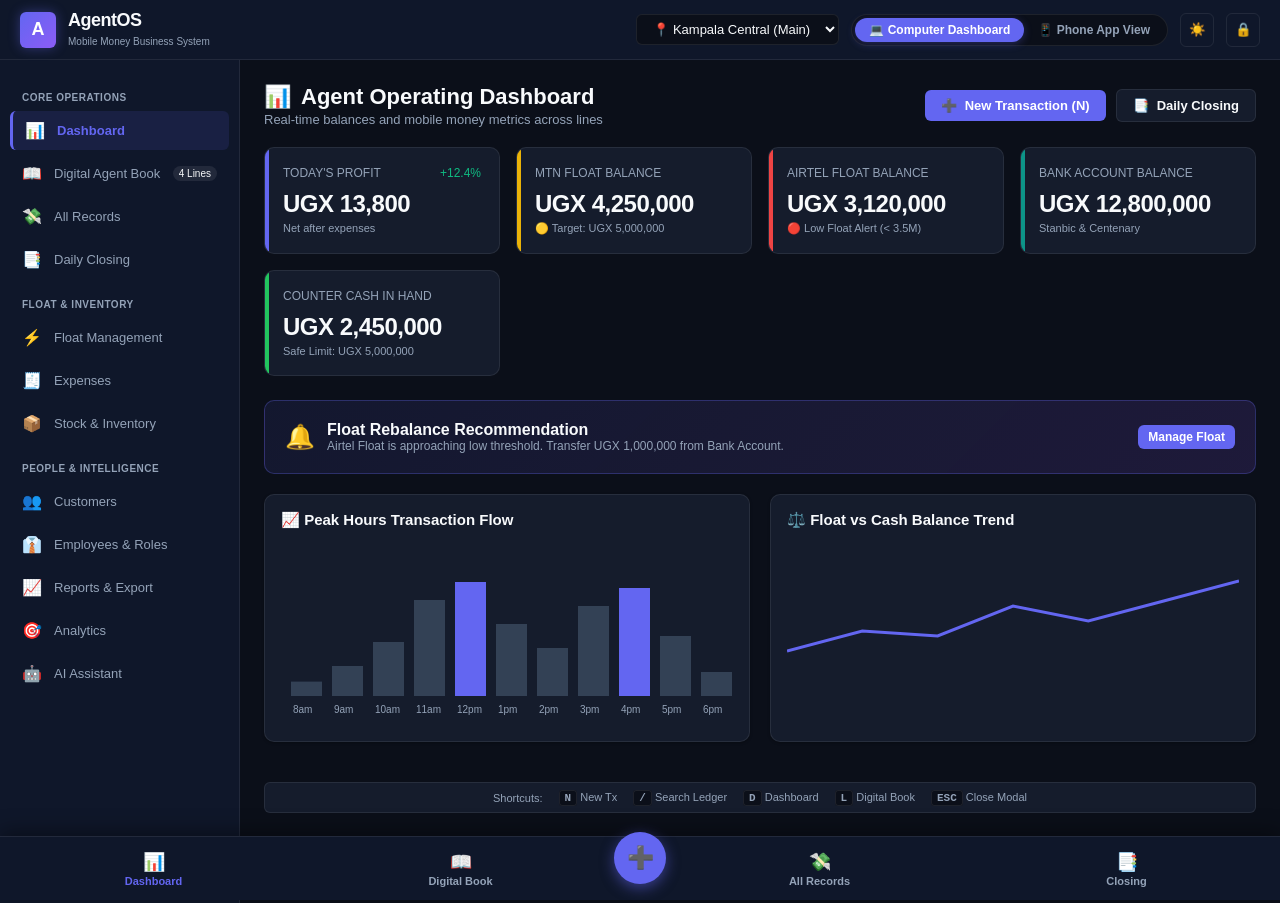
<file: index.html>
<!DOCTYPE html>
<html lang="en" data-theme="dark">
<head>
  <meta charset="UTF-8">
  <meta name="viewport" content="width=device-width, initial-scale=1.0, maximum-scale=1.0, user-scalable=no">
  <title>AgentOS — Mobile Money Agent Business Operating System</title>
  <meta name="description" content="Offline-first Mobile Money Operating System for roadside agents, SACCOs, bank agents, and super agents across Africa.">
  <meta name="theme-color" content="#0b0f19">
  <link rel="manifest" href="manifest.json">
  <link rel="stylesheet" href="style.css">
</head>
<body>

  <!-- App Header Bar -->
  <header class="app-header">
    <div class="brand-container">
      <div class="brand-logo">A</div>
      <div>
        <div style="display: flex; align-items: center; gap: 8px;">
          <span class="brand-title">AgentOS</span>
        </div>
        <span style="font-size: 10px; color: var(--text-muted);">Mobile Money Business System</span>
      </div>
    </div>

    <div class="header-controls">
      <!-- Branch Switcher -->
      <select id="branchSelect" class="branch-select" onchange="AgentOS.switchBranch(this.value)">
        <option value="Kampala Central (Main)">📍 Kampala Central (Main)</option>
        <option value="Entebbe Road Branch">📍 Entebbe Road Branch</option>
        <option value="Jinja Kiosk 01">📍 Jinja Kiosk 01</option>
      </select>

      <!-- Platform Mode Switcher Toggle (Computer vs Phone) -->
      <div class="mode-switcher">
        <button id="modeBtnComputer" class="mode-btn active" onclick="AgentOS.setPlatformMode('computer')">
          💻 Computer Dashboard
        </button>
        <button id="modeBtnPhone" class="mode-btn" onclick="AgentOS.setPlatformMode('phone')">
          📱 Phone App View
        </button>
      </div>

      <!-- Theme Switcher -->
      <button class="icon-btn" onclick="AgentOS.toggleTheme()" title="Toggle Theme">
        <span id="themeIcon">☀️</span>
      </button>

      <!-- Lock / Biometric Button -->
      <button class="icon-btn" onclick="AgentOS.lockScreen()" title="Lock App">
        🔒
      </button>
    </div>
  </header>

  <!-- Workspace Container -->
  <div class="app-workspace">
    
    <!-- Computer Layout Sidebar -->
    <aside id="desktopSidebar" class="desktop-sidebar">
      <div class="nav-group-title">Core Operations</div>
      <a class="sidebar-item active" onclick="AgentOS.navigateTo('dashboard')" id="nav-dashboard">
        <span class="icon">📊</span> Dashboard
      </a>
      <a class="sidebar-item" onclick="AgentOS.navigateTo('ledgers')" id="nav-ledgers">
        <span class="icon">📖</span> Digital Agent Book <span class="count-pill" id="nav-line-count">4 Lines</span>
      </a>
      <a class="sidebar-item" onclick="AgentOS.navigateTo('transactions')" id="nav-transactions">
        <span class="icon">💸</span> All Records
      </a>
      <a class="sidebar-item" onclick="AgentOS.navigateTo('closing')" id="nav-closing">
        <span class="icon">📑</span> Daily Closing
      </a>

      <div class="nav-group-title">Float & Inventory</div>
      <a class="sidebar-item" onclick="AgentOS.navigateTo('float')" id="nav-float">
        <span class="icon">⚡</span> Float Management
      </a>
      <a class="sidebar-item" onclick="AgentOS.navigateTo('expenses')" id="nav-expenses">
        <span class="icon">🧾</span> Expenses
      </a>
      <a class="sidebar-item" onclick="AgentOS.navigateTo('inventory')" id="nav-inventory">
        <span class="icon">📦</span> Stock & Inventory
      </a>

      <div class="nav-group-title">People & Intelligence</div>
      <a class="sidebar-item" onclick="AgentOS.navigateTo('customers')" id="nav-customers">
        <span class="icon">👥</span> Customers
      </a>
      <a class="sidebar-item" onclick="AgentOS.navigateTo('employees')" id="nav-employees">
        <span class="icon">👔</span> Employees & Roles
      </a>
      <a class="sidebar-item" onclick="AgentOS.navigateTo('reports')" id="nav-reports">
        <span class="icon">📈</span> Reports & Export
      </a>
      <a class="sidebar-item" onclick="AgentOS.navigateTo('analytics')" id="nav-analytics">
        <span class="icon">🎯</span> Analytics
      </a>
      <a class="sidebar-item" onclick="AgentOS.navigateTo('ai')" id="nav-ai">
        <span class="icon">🤖</span> AI Assistant
      </a>
    </aside>

    <!-- Main Content Panel -->
    <main class="main-content">

      <!-- SECTION 1: DASHBOARD -->
      <section id="sec-dashboard" class="content-section">
        <div class="section-header">
          <div>
            <h1 class="section-title"><span>📊</span> Agent Operating Dashboard</h1>
            <p class="section-subtitle" id="dash-subtitle">Real-time balances and mobile money metrics across lines</p>
          </div>
          <div class="action-bar">
            <button class="btn btn-primary" onclick="AgentOS.openNewTxModal()">
              <span>➕</span> New Transaction (N)
            </button>
            <button class="btn btn-secondary" onclick="AgentOS.openDailyClosingModal()">
              <span>📑</span> Daily Closing
            </button>
          </div>
        </div>

        <!-- Metrics Grid -->
        <div class="metrics-grid">
          <div class="metric-card card-primary">
            <span class="metric-label">TODAY'S PROFIT <span style="color: var(--success)">+12.4%</span></span>
            <div class="metric-value" id="m-profit">UGX 145,500</div>
            <span class="metric-subtext">Net after expenses</span>
          </div>
          <div class="metric-card card-mtn">
            <span class="metric-label">MTN FLOAT BALANCE</span>
            <div class="metric-value" id="m-mtn-float">UGX 4,250,000</div>
            <span class="metric-subtext" id="m-mtn-status">🟡 Target: UGX 5,000,000</span>
          </div>
          <div class="metric-card card-airtel">
            <span class="metric-label">AIRTEL FLOAT BALANCE</span>
            <div class="metric-value" id="m-airtel-float">UGX 3,120,000</div>
            <span class="metric-subtext">🔴 Low Float Alert (&lt; 3.5M)</span>
          </div>
          <div class="metric-card card-bank">
            <span class="metric-label">BANK ACCOUNT BALANCE</span>
            <div class="metric-value" id="m-bank-balance">UGX 12,800,000</div>
            <span class="metric-subtext">Stanbic & Centenary</span>
          </div>
          <div class="metric-card card-cash">
            <span class="metric-label">COUNTER CASH IN HAND</span>
            <div class="metric-value" id="m-cash-balance">UGX 2,450,000</div>
            <span class="metric-subtext">Safe Limit: UGX 5,000,000</span>
          </div>
        </div>

        <!-- Quick Alert Bar -->
        <div id="alertBox" class="ai-assistant-card" style="margin-bottom: 20px; display: flex; align-items: center; justify-content: space-between;">
          <div style="display: flex; align-items: center; gap: 12px;">
            <span style="font-size: 24px;">🔔</span>
            <div>
              <strong id="alertTitle">Float Rebalance Recommendation</strong>
              <div style="font-size: 12px; color: var(--text-muted);" id="alertMsg">Airtel Float is approaching low threshold. Transfer UGX 1,000,000 from Bank Account.</div>
            </div>
          </div>
          <button class="btn btn-sm btn-primary" onclick="AgentOS.navigateTo('float')">Manage Float</button>
        </div>

        <!-- Live Visual Charts Canvas Grid -->
        <div style="display: grid; grid-template-columns: repeat(auto-fit, minmax(360px, 1fr)); gap: 20px;">
          <div class="table-container" style="padding: 16px;">
            <h3 style="font-size: 15px; margin-bottom: 12px;">📈 Peak Hours Transaction Flow</h3>
            <canvas id="chartPeakHours" height="180"></canvas>
          </div>
          <div class="table-container" style="padding: 16px;">
            <h3 style="font-size: 15px; margin-bottom: 12px;">⚖️ Float vs Cash Balance Trend</h3>
            <canvas id="chartFloatCash" height="180"></canvas>
          </div>
        </div>
      </section>

      <!-- SECTION 2: DIGITAL AGENT BOOK & DYNAMIC LINE LEDGERS -->
      <section id="sec-ledgers" class="content-section" style="display: none;">
        <div class="section-header">
          <div>
            <h1 class="section-title"><span>📖</span> Digital Agent Book Ledgers</h1>
            <p class="section-subtitle">Data-driven line tables: Each Mobile Money line gets its own separate running ledger</p>
          </div>
          <div class="action-bar">
            <button class="btn btn-secondary" onclick="AgentOS.openNewCustomLineModal()">
              <span>➕</span> Add Custom Line / Network
            </button>
            <button class="btn btn-primary" onclick="AgentOS.exportCurrentLedgerCSV()">
              <span>📥</span> Export Table CSV
            </button>
          </div>
        </div>

        <!-- Dynamic Ledger Line Tabs -->
        <div class="ledger-tabs-container">
          <div class="ledger-tabs" id="ledgerTabsNav">
            <!-- Rendered dynamically: All Lines, MTN, Airtel, Bank, Cash, etc. -->
          </div>
          <div style="font-size: 12px; color: var(--text-muted);">
            Active Line Balance: <strong id="activeLineBalance" style="color: var(--primary-accent)">UGX 0</strong>
          </div>
        </div>

        <!-- Dynamic Ledger Table -->
        <div class="table-container">
          <div class="table-toolbar">
            <div class="search-box">
              <span class="search-icon">🔍</span>
              <input type="text" id="ledgerSearchInput" placeholder="Search line ledger (Press '/' key)..." onkeyup="AgentOS.filterLedgerTable()">
            </div>
            <div style="display: flex; gap: 8px;">
              <select id="ledgerTypeFilter" class="form-select" style="width: auto; padding: 6px 10px;" onchange="AgentOS.filterLedgerTable()">
                <option value="ALL">All Transaction Types</option>
                <option value="DEPOSIT">Deposits Only</option>
                <option value="WITHDRAWAL">Withdrawals Only</option>
                <option value="AIRTIME">Airtime & Bundles</option>
                <option value="FLOAT">Float Transfers</option>
              </select>
            </div>
          </div>

          <table class="data-table" id="ledgerTable">
            <thead>
              <tr>
                <th onclick="AgentOS.sortLedger('txNo')">Tx # ↕</th>
                <th onclick="AgentOS.sortLedger('datetime')">Date & Time ↕</th>
                <th onclick="AgentOS.sortLedger('customer')">Customer Name & Phone ↕</th>
                <th onclick="AgentOS.sortLedger('type')">Type ↕</th>
                <th onclick="AgentOS.sortLedger('line')">Line/Network ↕</th>
                <th onclick="AgentOS.sortLedger('deposit')">Deposit (IN) ↕</th>
                <th onclick="AgentOS.sortLedger('withdrawal')">Withdrawal (OUT) ↕</th>
                <th onclick="AgentOS.sortLedger('commission')">Commission ↕</th>
                <th onclick="AgentOS.sortLedger('cashBal')">Running Cash ↕</th>
                <th onclick="AgentOS.sortLedger('floatBal')">Running Float ↕</th>
                <th>Action</th>
              </tr>
            </thead>
            <tbody id="ledgerTableBody">
              <!-- Rendered via JS -->
            </tbody>
          </table>
        </div>
      </section>

      <!-- SECTION 3: TRANSACTIONS LIST (ALL RECORDS) -->
      <section id="sec-transactions" class="content-section" style="display: none;">
        <div class="section-header">
          <div>
            <h1 class="section-title"><span>💸</span> All Transaction Records</h1>
            <p class="section-subtitle">Complete chronological register of every transaction across all networks</p>
          </div>
          <div class="action-bar">
            <button class="btn btn-secondary" onclick="AgentOS.exportCurrentLedgerCSV()"><span>📥</span> Export CSV</button>
            <button class="btn btn-primary" onclick="AgentOS.openNewTxModal()"><span>➕</span> Record New Transaction</button>
          </div>
        </div>

        <!-- Master Transaction Stats Summary Bar -->
        <div class="metrics-grid" style="grid-template-columns: repeat(auto-fit, minmax(180px, 1fr)); margin-bottom: 16px;">
          <div class="metric-card" style="padding: 12px;">
            <span class="metric-label">TOTAL TRANSACTION RECORDS</span>
            <div class="metric-value" id="txSummaryCount" style="font-size: 20px;">0</div>
          </div>
          <div class="metric-card" style="padding: 12px;">
            <span class="metric-label">TOTAL VOLUME</span>
            <div class="metric-value" id="txSummaryVolume" style="font-size: 20px; color: var(--primary-accent);">UGX 0</div>
          </div>
          <div class="metric-card" style="padding: 12px;">
            <span class="metric-label">TOTAL COMMISSIONS EARNED</span>
            <div class="metric-value" id="txSummaryCommission" style="font-size: 20px; color: var(--success);">UGX 0</div>
          </div>
        </div>

        <div class="table-container">
          <div class="table-toolbar">
            <div class="search-box" style="width: 320px;">
              <span class="search-icon">🔍</span>
              <input type="text" id="masterSearchInput" placeholder="Filter all records by customer, phone, ref..." onkeyup="AgentOS.filterMasterTxTable()">
            </div>
          </div>

          <table class="data-table">
            <thead>
              <tr>
                <th>Tx Ref</th>
                <th>Time</th>
                <th>Customer Name & Phone</th>
                <th>Network Line</th>
                <th>Type</th>
                <th>Amount</th>
                <th>Commission</th>
                <th>Agent</th>
                <th>Status</th>
                <th>Receipt</th>
              </tr>
            </thead>
            <tbody id="txMasterTableBody">
              <!-- JS rendered -->
            </tbody>
          </table>
        </div>
      </section>

      <!-- SECTION 4: DAILY CLOSING WIZARD -->
      <section id="sec-closing" class="content-section" style="display: none;">
        <div class="section-header">
          <div>
            <h1 class="section-title"><span>📑</span> Daily Closing & Reconciliation</h1>
            <p class="section-subtitle">Formal end-of-day register balancing and profit calculations</p>
          </div>
          <button class="btn btn-success" onclick="AgentOS.openDailyClosingModal()"><span>📝</span> Start Daily Reconciliation</button>
        </div>

        <div class="table-container" style="padding: 20px;">
          <h3 style="margin-bottom: 14px;">Recent Daily Closing Reports</h3>
          <table class="data-table">
            <thead>
              <tr>
                <th>Date</th>
                <th>Branch</th>
                <th>Expected Cash</th>
                <th>Actual Cash</th>
                <th>Cash Difference</th>
                <th>Expected Float</th>
                <th>Actual Float</th>
                <th>Net Profit</th>
                <th>Closed By</th>
                <th>Report</th>
              </tr>
            </thead>
            <tbody id="dailyClosingHistoryBody">
              <!-- JS rendered -->
            </tbody>
          </table>
        </div>
      </section>

      <!-- SECTION 5: FLOAT MANAGEMENT -->
      <section id="sec-float" class="content-section" style="display: none;">
        <div class="section-header">
          <div>
            <h1 class="section-title"><span>⚡</span> Float Management & Rebalancing</h1>
            <p class="section-subtitle">Monitor float limits, transfer liquidity between accounts & record float purchases</p>
          </div>
          <button class="btn btn-primary" onclick="AgentOS.openFloatTransferModal()"><span>🔄</span> Inter-Line Float Transfer</button>
        </div>
        <div class="metrics-grid" id="floatMetricsGrid">
          <!-- Rendered dynamically -->
        </div>
      </section>

      <!-- SECTION 6: EXPENSES -->
      <section id="sec-expenses" class="content-section" style="display: none;">
        <div class="section-header">
          <div>
            <h1 class="section-title"><span>🧾</span> Business Operating Expenses</h1>
            <p class="section-subtitle">Track rent, power, airtime, salaries, transport, and bank charges</p>
          </div>
          <button class="btn btn-primary" onclick="AgentOS.openNewExpenseModal()"><span>➕</span> Log New Expense</button>
        </div>
        <div class="table-container">
          <table class="data-table">
            <thead>
              <tr>
                <th>Date</th>
                <th>Category</th>
                <th>Description</th>
                <th>Amount</th>
                <th>Logged By</th>
                <th>Branch</th>
              </tr>
            </thead>
            <tbody id="expensesTableBody">
              <!-- JS rendered -->
            </tbody>
          </table>
        </div>
      </section>

      <!-- SECTION 7: INVENTORY -->
      <section id="sec-inventory" class="content-section" style="display: none;">
        <div class="section-header">
          <div>
            <h1 class="section-title"><span>📦</span> Accessories & SIM Card Inventory</h1>
            <p class="section-subtitle">Stock levels for SIM cards, scratch cards, phones, power banks, earphones</p>
          </div>
          <button class="btn btn-primary" onclick="AgentOS.openNewItemModal()"><span>➕</span> Add Inventory Item</button>
        </div>
        <div class="table-container">
          <table class="data-table">
            <thead>
              <tr>
                <th>Item Code</th>
                <th>Item Name</th>
                <th>Category</th>
                <th>Stock Level</th>
                <th>Unit Price</th>
                <th>Supplier</th>
                <th>Status</th>
              </tr>
            </thead>
            <tbody id="inventoryTableBody">
              <!-- JS rendered -->
            </tbody>
          </table>
        </div>
      </section>

      <!-- SECTION 8: CUSTOMERS -->
      <section id="sec-customers" class="content-section" style="display: none;">
        <div class="section-header">
          <div>
            <h1 class="section-title"><span>👥</span> Customer Directory & Loyalty</h1>
            <p class="section-subtitle">Repeat customer history, total volume, and VIP loyalty status</p>
          </div>
        </div>
        <div class="table-container">
          <table class="data-table">
            <thead>
              <tr>
                <th>Customer Name</th>
                <th>Phone Number</th>
                <th>Total Tx Count</th>
                <th>Total Volume</th>
                <th>Loyalty Rank</th>
                <th>Last Active</th>
              </tr>
            </thead>
            <tbody id="customerTableBody">
              <!-- JS rendered -->
            </tbody>
          </table>
        </div>
      </section>

      <!-- SECTION 9: EMPLOYEES & SECURITY -->
      <section id="sec-employees" class="content-section" style="display: none;">
        <div class="section-header">
          <div>
            <h1 class="section-title"><span>👔</span> Staff & Role-Based Permissions</h1>
            <p class="section-subtitle">Manager, Cashier, Accountant access rights & security PIN configurations</p>
          </div>
        </div>
        <div class="table-container">
          <table class="data-table">
            <thead>
              <tr>
                <th>Employee Name</th>
                <th>Role</th>
                <th>Branch</th>
                <th>PIN Code Status</th>
                <th>Biometric Enrolled</th>
                <th>Last Active</th>
              </tr>
            </thead>
            <tbody id="employeeTableBody">
              <!-- JS rendered -->
            </tbody>
          </table>
        </div>
      </section>

      <!-- SECTION 10: REPORTS & EXPORTS -->
      <section id="sec-reports" class="content-section" style="display: none;">
        <div class="section-header">
          <div>
            <h1 class="section-title"><span>📈</span> Executive Financial Reports & Export</h1>
            <p class="section-subtitle">Generate official accounting reports for bank reconciliation & tax filing</p>
          </div>
        </div>
        <div style="display: grid; grid-template-columns: repeat(auto-fit, minmax(280px, 1fr)); gap: 16px;">
          <div class="metric-card">
            <h3>📑 Daily Financial Summary</h3>
            <p style="font-size: 12px; color: var(--text-muted); margin: 8px 0 16px 0;">Complete line breakdown, commissions, and expenses for today.</p>
            <div style="display: flex; gap: 8px;">
              <button class="btn btn-sm btn-primary" onclick="AgentOS.generateReport('PDF')">Export PDF</button>
              <button class="btn btn-sm btn-secondary" onclick="AgentOS.generateReport('EXCEL')">Export Excel</button>
            </div>
          </div>
          <div class="metric-card">
            <h3>📊 Monthly Profit & Commission Report</h3>
            <p style="font-size: 12px; color: var(--text-muted); margin: 8px 0 16px 0;">Detailed revenue report filtered by mobile money network line.</p>
            <div style="display: flex; gap: 8px;">
              <button class="btn btn-sm btn-primary" onclick="AgentOS.generateReport('PDF')">Export PDF</button>
              <button class="btn btn-sm btn-secondary" onclick="AgentOS.generateReport('EXCEL')">Export Excel</button>
            </div>
          </div>
        </div>
      </section>

      <!-- SECTION 11: ANALYTICS -->
      <section id="sec-analytics" class="content-section" style="display: none;">
        <div class="section-header">
          <div>
            <h1 class="section-title"><span>🎯</span> Deep Business Analytics</h1>
            <p class="section-subtitle">Peak hours, highest revenue days, line popularity</p>
          </div>
        </div>
        <div class="table-container" style="padding: 20px;">
          <h3>Revenue by Mobile Money Network Line</h3>
          <canvas id="chartLineBreakdown" height="220"></canvas>
        </div>
      </section>

      <!-- SECTION 12: AI ASSISTANT -->
      <section id="sec-ai" class="content-section" style="display: none;">
        <div class="section-header">
          <div>
            <h1 class="section-title"><span>🤖</span> AgentOS Intelligence Assistant</h1>
            <p class="section-subtitle">Automated float forecasts, anomaly detection & financial advice</p>
          </div>
        </div>

        <div class="ai-assistant-card">
          <div style="display: flex; align-items: center; gap: 10px; margin-bottom: 12px;">
            <span style="font-size: 24px;">🤖</span>
            <div>
              <strong style="font-size: 16px;">AgentOS Business Copilot</strong>
              <div style="font-size: 12px; color: var(--text-muted);">Ask questions about float, profit, customers, or closing discrepancies</div>
            </div>
          </div>

          <div class="ai-chat-box" id="aiChatBox">
            <div class="ai-msg bot">
              👋 Hello! I am your AgentOS Assistant. I monitor your MTN/Airtel float levels and daily profit trends. How can I help you today?
            </div>
          </div>

          <div style="display: flex; gap: 8px; margin-bottom: 12px; flex-wrap: wrap;">
            <button class="btn btn-sm btn-secondary" onclick="AgentOS.sendAIPrompt('Predict my Friday float needs')">🔮 Predict Float Requirement</button>
            <button class="btn btn-sm btn-secondary" onclick="AgentOS.sendAIPrompt('Check suspicious transactions')">🚨 Anomaly Check</button>
            <button class="btn btn-sm btn-secondary" onclick="AgentOS.sendAIPrompt('Generate today financial summary')">📝 Financial Summary</button>
          </div>

          <div style="display: flex; gap: 8px;">
            <input type="text" id="aiInput" class="form-input" placeholder="Type a message or command..." onkeydown="if(event.key==='Enter') AgentOS.submitAIChat()">
            <button class="btn btn-primary" onclick="AgentOS.submitAIChat()">Send</button>
          </div>
        </div>
      </section>

      <!-- SECTION 13: PHONE SIMULATOR VIEW (Phone App Experience) -->
      <section id="sec-phone-view" class="content-section" style="display: none;">
        <div class="section-header">
          <div>
            <h1 class="section-title"><span>📱</span> AgentOS Phone App Experience</h1>
            <p class="section-subtitle">Primary counter experience: 30-second rapid entry, offline queue, touch targets</p>
          </div>
        </div>

        <!-- Phone Mockup Container -->
        <div class="phone-simulator-frame">
          <div class="phone-screen">
            <div class="phone-notch">
              <div class="phone-speaker"></div>
              <div class="phone-camera"></div>
            </div>

            <!-- Phone Top Header -->
            <div class="phone-header">
              <div style="display: flex; align-items: center; gap: 8px;">
                <div class="brand-logo" style="width: 26px; height: 26px; font-size: 14px;">A</div>
                <strong style="font-size: 14px;">AgentOS Mobile</strong>
              </div>
            </div>

            <!-- Phone Body Screen -->
            <div class="phone-body" id="phoneBodyContent">

              <!-- Rapid 30s Entry Card -->
              <div class="quick-entry-container">
                <div style="display: flex; justify-content: space-between; align-items: center; margin-bottom: 8px;">
                  <span style="font-size: 12px; font-weight: 700;">⚡ RAPID 30-SEC ENTRY</span>
                  <button class="btn btn-sm btn-secondary" onclick="AgentOS.simVoiceToText()" title="Voice Entry">🎤 Voice</button>
                </div>

                <div class="form-group" style="margin-bottom: 8px;">
                  <select id="phoneLineSelect" class="form-select" style="font-weight: 700;">
                    <option value="MTN">🟡 MTN Mobile Money</option>
                    <option value="AIRTEL">🔴 Airtel Money</option>
                    <option value="BANK">🏦 Bank Deposit/Withdrawal</option>
                  </select>
                </div>

                <div class="form-row" style="margin-bottom: 8px;">
                  <select id="phoneTxType" class="form-select">
                    <option value="DEPOSIT">📥 Deposit (Cash In)</option>
                    <option value="WITHDRAWAL">📤 Withdrawal (Cash Out)</option>
                    <option value="AIRTIME">📲 Airtime & Bundles</option>
                  </select>
                  <input type="text" id="phoneCustomerPhone" class="form-input" placeholder="Customer Phone">
                </div>

                <!-- Touch Keypad Display -->
                <div class="numpad-display" id="phoneNumpadDisplay">0</div>

                <!-- Touch Numeric Keypad -->
                <div class="numpad-grid">
                  <button class="numpad-btn" onclick="AgentOS.pressKey('1')">1</button>
                  <button class="numpad-btn" onclick="AgentOS.pressKey('2')">2</button>
                  <button class="numpad-btn" onclick="AgentOS.pressKey('3')">3</button>
                  <button class="numpad-btn" onclick="AgentOS.pressKey('4')">4</button>
                  <button class="numpad-btn" onclick="AgentOS.pressKey('5')">5</button>
                  <button class="numpad-btn" onclick="AgentOS.pressKey('6')">6</button>
                  <button class="numpad-btn" onclick="AgentOS.pressKey('7')">7</button>
                  <button class="numpad-btn" onclick="AgentOS.pressKey('8')">8</button>
                  <button class="numpad-btn" onclick="AgentOS.pressKey('9')">9</button>
                  <button class="numpad-btn" onclick="AgentOS.pressKey('C')" style="color: var(--danger)">C</button>
                  <button class="numpad-btn" onclick="AgentOS.pressKey('0')">0</button>
                  <button class="numpad-btn" onclick="AgentOS.pressKey('00')">00</button>
                </div>

                <button class="btn btn-success btn-lg" style="width: 100%; margin-top: 12px;" onclick="AgentOS.submitPhoneQuickTx()">
                  ⚡ CONFIRM & PRINT RECEIPT
                </button>
              </div>

              <!-- Recent Counter Activity -->
              <div style="font-size: 12px; font-weight: 700; color: var(--text-muted); margin-bottom: 8px;">
                RECENT COUNTER TRANSACTIONS
              </div>
              <div id="phoneRecentList">
                <!-- JS rendered -->
              </div>
            </div>

            <!-- Phone Bottom Touch Nav -->
            <div class="phone-nav-bar">
              <button class="phone-nav-item active" onclick="AgentOS.phoneNav('entry')">
                <span class="icon">⚡</span> Entry
              </button>
              <button class="phone-nav-item" onclick="AgentOS.phoneNav('ledger')">
                <span class="icon">📖</span> Ledger
              </button>
              <button class="phone-nav-item" onclick="AgentOS.phoneNav('receipts')">
                <span class="icon">🧾</span> Receipts
              </button>
              <button class="phone-nav-item" onclick="AgentOS.phoneNav('profile')">
                <span class="icon">👤</span> Profile
              </button>
            </div>
          </div>
        </div>
      </section>

      <!-- Keyboard Hints Footer -->
      <footer class="keyboard-hints">
        <span>Shortcuts:</span>
        <span><span class="kbd">N</span> New Tx</span>
        <span><span class="kbd">/</span> Search Ledger</span>
        <span><span class="kbd">D</span> Dashboard</span>
        <span><span class="kbd">L</span> Digital Book</span>
        <span><span class="kbd">ESC</span> Close Modal</span>
      </footer>

    </main>
  </div>

  <!-- FIXED BOTTOM NAVIGATION BAR -->
  <nav class="app-bottom-nav">
    <button class="bottom-nav-item active" id="bnav-dashboard" onclick="AgentOS.navigateTo('dashboard')">
      <span class="icon">📊</span>
      <span>Dashboard</span>
    </button>
    <button class="bottom-nav-item" id="bnav-ledgers" onclick="AgentOS.navigateTo('ledgers')">
      <span class="icon">📖</span>
      <span>Digital Book</span>
    </button>
    <button class="bottom-nav-item nav-action-btn" onclick="AgentOS.openNewTxModal()" title="Record New Transaction">
      <span class="icon">➕</span>
    </button>
    <button class="bottom-nav-item" id="bnav-transactions" onclick="AgentOS.navigateTo('transactions')">
      <span class="icon">💸</span>
      <span>All Records</span>
    </button>
    <button class="bottom-nav-item" id="bnav-closing" onclick="AgentOS.navigateTo('closing')">
      <span class="icon">📑</span>
      <span>Closing</span>
    </button>
  </nav>

  <!-- MODAL 1: NEW TRANSACTION MODAL -->
  <div id="modalNewTx" class="modal-overlay">
    <div class="modal-box">
      <div class="modal-header">
        <h2 class="modal-title">💸 Record New Transaction</h2>
        <button class="icon-btn" onclick="AgentOS.closeModal('modalNewTx')">✕</button>
      </div>
      <form onsubmit="event.preventDefault(); AgentOS.submitNewTx();">
        <div class="form-row">
          <div class="form-group">
            <label class="form-label">Network / Account Line</label>
            <select id="txFormLine" class="form-select" required>
              <!-- JS rendered lines -->
            </select>
          </div>
          <div class="form-group">
            <label class="form-label">Transaction Type</label>
            <select id="txFormType" class="form-select" required onchange="AgentOS.updateTxFormFields()">
              <option value="DEPOSIT">Cash Deposit (Cash In)</option>
              <option value="WITHDRAWAL">Cash Withdrawal (Cash Out)</option>
              <option value="AIRTIME">Airtime Sale</option>
              <option value="BUNDLE">Data Bundle Sale</option>
              <option value="UTILITY">Utility / Bill Payment</option>
              <option value="SCHOOL">School Fees</option>
              <option value="FLOAT_BUY">Float Purchase</option>
            </select>
          </div>
        </div>

        <div class="form-row">
          <div class="form-group">
            <label class="form-label">Amount (UGX)</label>
            <input type="number" id="txFormAmount" class="form-input" placeholder="e.g. 50000" required onkeyup="AgentOS.calcTxCommission()">
          </div>
          <div class="form-group">
            <label class="form-label">Estimated Commission (UGX)</label>
            <input type="number" id="txFormCommission" class="form-input" placeholder="0">
          </div>
        </div>

        <div class="form-row">
          <div class="form-group">
            <label class="form-label">Customer Name</label>
            <input type="text" id="txFormCustomer" class="form-input" placeholder="John Doe">
          </div>
          <div class="form-group">
            <label class="form-label">Customer Phone</label>
            <input type="text" id="txFormPhone" class="form-input" placeholder="0771234567">
          </div>
        </div>

        <div class="form-group">
          <label class="form-label">Transaction Reference / ID (Optional)</label>
          <input type="text" id="txFormRef" class="form-input" placeholder="e.g. 1928374652">
        </div>

        <div class="form-group">
          <label class="form-label">Agent Notes</label>
          <textarea id="txFormNotes" class="form-textarea" rows="2" placeholder="Optional notes..."></textarea>
        </div>

        <div style="display: flex; gap: 10px; justify-content: flex-end; margin-top: 20px;">
          <button type="button" class="btn btn-secondary" onclick="AgentOS.closeModal('modalNewTx')">Cancel</button>
          <button type="submit" class="btn btn-primary">Save & Print Receipt</button>
        </div>
      </form>
    </div>
  </div>

  <!-- MODAL 2: ADD DYNAMIC CUSTOM LINE MODAL -->
  <div id="modalCustomLine" class="modal-overlay">
    <div class="modal-box">
      <div class="modal-header">
        <h2 class="modal-title">➕ Add New Line / Network</h2>
        <button class="icon-btn" onclick="AgentOS.closeModal('modalCustomLine')">✕</button>
      </div>
      <form onsubmit="event.preventDefault(); AgentOS.submitCustomLine();">
        <div class="form-group">
          <label class="form-label">Line Name (e.g., M-Pesa, Zamtel, SACCO Vault)</label>
          <input type="text" id="customLineName" class="form-input" placeholder="Line Name" required>
        </div>
        <div class="form-row">
          <div class="form-group">
            <label class="form-label">Initial Float Balance (UGX)</label>
            <input type="number" id="customLineFloat" class="form-input" value="0" required>
          </div>
          <div class="form-group">
            <label class="form-label">Theme Color Accent</label>
            <select id="customLineColor" class="form-select">
              <option value="#6366f1">Indigo</option>
              <option value="#a855f7">Purple</option>
              <option value="#ec4899">Pink</option>
              <option value="#f97316">Orange</option>
              <option value="#06b6d4">Cyan</option>
            </select>
          </div>
        </div>
        <div style="display: flex; gap: 10px; justify-content: flex-end; margin-top: 20px;">
          <button type="button" class="btn btn-secondary" onclick="AgentOS.closeModal('modalCustomLine')">Cancel</button>
          <button type="submit" class="btn btn-primary">Create Line Table</button>
        </div>
      </form>
    </div>
  </div>

  <!-- MODAL 3: DAILY CLOSING WIZARD MODAL -->
  <div id="modalClosingWizard" class="modal-overlay">
    <div class="modal-box">
      <div class="modal-header">
        <h2 class="modal-title">📑 Daily Register Reconciliation Wizard</h2>
        <button class="icon-btn" onclick="AgentOS.closeModal('modalClosingWizard')">✕</button>
      </div>
      <form onsubmit="event.preventDefault(); AgentOS.submitDailyClosing();">
        <p style="font-size: 12px; color: var(--text-muted); margin-bottom: 16px;">
          Count the physical cash in your safe and verify your network float balances to calculate today's net profit and detect any variances.
        </p>

        <div class="form-row">
          <div class="form-group">
            <label class="form-label">Expected Physical Cash</label>
            <input type="number" id="closeExpectedCash" class="form-input" readonly>
          </div>
          <div class="form-group">
            <label class="form-label">Actual Physical Cash Counted</label>
            <input type="number" id="closeActualCash" class="form-input" placeholder="Counted Cash" required onkeyup="AgentOS.calcClosingVariance()">
          </div>
        </div>

        <div class="form-row">
          <div class="form-group">
            <label class="form-label">Cash Variance / Difference</label>
            <input type="text" id="closeCashDiff" class="form-input" readonly style="font-weight: bold;">
          </div>
          <div class="form-group">
            <label class="form-label">Total Commission Today</label>
            <input type="text" id="closeTotalCommission" class="form-input" readonly style="color: var(--success); font-weight: bold;">
          </div>
        </div>

        <div class="form-group">
          <label class="form-label">Closing Notes & Observations</label>
          <textarea id="closeNotes" class="form-textarea" rows="2" placeholder="e.g., Shortage of 5k explained by late float purchase..."></textarea>
        </div>

        <div style="display: flex; gap: 10px; justify-content: flex-end; margin-top: 20px;">
          <button type="button" class="btn btn-secondary" onclick="AgentOS.closeModal('modalClosingWizard')">Cancel</button>
          <button type="submit" class="btn btn-success">Finalize & Generate Daily Report</button>
        </div>
      </form>
    </div>
  </div>

  <!-- MODAL 4: RECEIPT GENERATOR & PRINT MODAL -->
  <div id="modalReceipt" class="modal-overlay">
    <div class="modal-box" style="max-width: 440px;">
      <div class="modal-header">
        <h2 class="modal-title">🧾 Transaction Receipt</h2>
        <button class="icon-btn" onclick="AgentOS.closeModal('modalReceipt')">✕</button>
      </div>

      <div style="display: flex; gap: 8px; margin-bottom: 14px; justify-content: center;">
        <button id="btnFormatThermal" class="btn btn-sm btn-primary" onclick="AgentOS.toggleReceiptFormat('thermal')">80mm Thermal Print</button>
        <button id="btnFormatA4" class="btn btn-sm btn-secondary" onclick="AgentOS.toggleReceiptFormat('a4')">A4 Invoice Format</button>
      </div>

      <!-- Printable Area -->
      <div class="printable-area">
        <div id="receiptPaper" class="receipt-paper receipt-thermal">
          <!-- Rendered dynamically -->
        </div>
      </div>

      <div style="display: grid; grid-template-columns: 1fr 1fr; gap: 8px; margin-top: 16px;">
        <button class="btn btn-primary" onclick="window.print()">🖨️ Print Receipt</button>
        <button class="btn btn-success" onclick="AgentOS.shareWhatsApp()">💬 Share WhatsApp</button>
        <button class="btn btn-secondary" onclick="AgentOS.downloadReceiptPDF()">📥 Download PDF</button>
        <button class="btn btn-secondary" onclick="AgentOS.closeModal('modalReceipt')">Close</button>
      </div>
    </div>
  </div>

  <!-- MODAL 5: SECURITY PIN & BIOMETRIC LOCK SCREEN -->
  <div id="modalLock" class="modal-overlay">
    <div class="modal-box" style="max-width: 340px; text-align: center;">
      <div style="font-size: 40px; margin-bottom: 10px;">🔒</div>
      <h2 style="font-size: 20px; font-weight: 700;">AgentOS Security Lock</h2>
      <p style="font-size: 12px; color: var(--text-muted); margin: 6px 0 18px 0;">Enter agent Security PIN or use Fingerprint Biometrics</p>

      <div class="numpad-display" id="pinDisplay" style="text-align: center; letter-spacing: 8px;">••••</div>

      <div class="numpad-grid" style="margin-bottom: 16px;">
        <button class="numpad-btn" onclick="AgentOS.pressPin('1')">1</button>
        <button class="numpad-btn" onclick="AgentOS.pressPin('2')">2</button>
        <button class="numpad-btn" onclick="AgentOS.pressPin('3')">3</button>
        <button class="numpad-btn" onclick="AgentOS.pressPin('4')">4</button>
        <button class="numpad-btn" onclick="AgentOS.pressPin('5')">5</button>
        <button class="numpad-btn" onclick="AgentOS.pressPin('6')">6</button>
        <button class="numpad-btn" onclick="AgentOS.pressPin('7')">7</button>
        <button class="numpad-btn" onclick="AgentOS.pressPin('8')">8</button>
        <button class="numpad-btn" onclick="AgentOS.pressPin('9')">9</button>
        <button class="numpad-btn" onclick="AgentOS.pressPin('C')" style="color: var(--danger)">C</button>
        <button class="numpad-btn" onclick="AgentOS.pressPin('0')">0</button>
        <button class="numpad-btn" onclick="AgentOS.unlockBiometric()">☝️</button>
      </div>

      <button class="btn btn-primary" style="width: 100%;" onclick="AgentOS.verifyPin()">Unlock AgentOS</button>
    </div>
  </div>

  <script src="app.js"></script>
</body>
</html>
</file>
<file: style.css>
/* AgentOS Design System & Styling */
:root {
  --font-family: -apple-system, BlinkMacSystemFont, "Segoe UI", Roboto, Helvetica, Arial, sans-serif;
  
  /* Brand Accent Colors */
  --airtel-color: #ef4444;
  --airtel-glow: rgba(239, 68, 68, 0.25);
  --mtn-color: #eab308;
  --mtn-glow: rgba(234, 179, 8, 0.25);
  --bank-color: #0d9488;
  --bank-glow: rgba(13, 148, 136, 0.25);
  --cash-color: #22c55e;
  --cash-glow: rgba(34, 197, 94, 0.25);
  --primary-accent: #6366f1;
  --primary-accent-hover: #4f46e5;
  
  /* Dark Theme Default */
  --bg-main: #0b0f19;
  --bg-card: #151c2c;
  --bg-card-hover: #1e293b;
  --bg-sidebar: #0f172a;
  --border-color: rgba(255, 255, 255, 0.08);
  --border-focus: rgba(99, 102, 241, 0.5);
  --text-main: #f8fafc;
  --text-muted: #94a3b8;
  --text-inverse: #0f172a;
  --danger: #f43f5e;
  --warning: #f59e0b;
  --success: #10b981;
  --info: #3b82f6;
  
  --shadow-sm: 0 1px 3px rgba(0, 0, 0, 0.3);
  --shadow-md: 0 4px 12px rgba(0, 0, 0, 0.4);
  --shadow-lg: 0 10px 25px rgba(0, 0, 0, 0.5);
  --radius-sm: 6px;
  --radius-md: 10px;
  --radius-lg: 16px;
}

[data-theme="light"] {
  --bg-main: #f1f5f9;
  --bg-card: #ffffff;
  --bg-card-hover: #f8fafc;
  --bg-sidebar: #ffffff;
  --border-color: rgba(0, 0, 0, 0.08);
  --border-focus: rgba(99, 102, 241, 0.5);
  --text-main: #0f172a;
  --text-muted: #64748b;
  --text-inverse: #ffffff;
  --shadow-sm: 0 1px 3px rgba(0, 0, 0, 0.05);
  --shadow-md: 0 4px 12px rgba(0, 0, 0, 0.08);
  --shadow-lg: 0 10px 25px rgba(0, 0, 0, 0.12);
}

* {
  box-sizing: border-box;
  margin: 0;
  padding: 0;
  font-family: var(--font-family);
  -webkit-tap-highlight-color: transparent;
}

body {
  background-color: var(--bg-main);
  color: var(--text-main);
  min-height: 100vh;
  display: flex;
  flex-direction: column;
  overflow-x: hidden;
  transition: background-color 0.3s ease, color 0.3s ease;
}

/* Scrollbar Styling */
::-webkit-scrollbar {
  width: 6px;
  height: 6px;
}
::-webkit-scrollbar-track {
  background: var(--bg-main);
}
::-webkit-scrollbar-thumb {
  background: var(--border-color);
  border-radius: 3px;
}
::-webkit-scrollbar-thumb:hover {
  background: var(--text-muted);
}

/* App Header Bar */
.app-header {
  height: 60px;
  background-color: var(--bg-sidebar);
  border-bottom: 1px solid var(--border-color);
  display: flex;
  align-items: center;
  justify-content: space-between;
  padding: 0 20px;
  position: sticky;
  top: 0;
  z-index: 100;
}

.brand-container {
  display: flex;
  align-items: center;
  gap: 12px;
}

.brand-logo {
  width: 36px;
  height: 36px;
  background: linear-gradient(135deg, var(--primary-accent), #8b5cf6);
  border-radius: var(--radius-sm);
  display: flex;
  align-items: center;
  justify-content: center;
  font-weight: 800;
  color: #fff;
  font-size: 18px;
  box-shadow: 0 0 12px rgba(99, 102, 241, 0.4);
}

.brand-title {
  font-size: 18px;
  font-weight: 700;
  letter-spacing: -0.5px;
}

.brand-tag {
  font-size: 10px;
  background: rgba(99, 102, 241, 0.15);
  color: var(--primary-accent);
  padding: 2px 6px;
  border-radius: 4px;
  text-transform: uppercase;
  font-weight: 700;
}

.header-controls {
  display: flex;
  align-items: center;
  gap: 12px;
}

/* Mode Switcher Toggle */
.mode-switcher {
  display: flex;
  background: var(--bg-main);
  padding: 3px;
  border-radius: 20px;
  border: 1px solid var(--border-color);
}

.mode-btn {
  padding: 5px 14px;
  border-radius: 16px;
  border: none;
  background: transparent;
  color: var(--text-muted);
  font-size: 12px;
  font-weight: 600;
  cursor: pointer;
  display: flex;
  align-items: center;
  gap: 6px;
  transition: all 0.2s ease;
}

.mode-btn.active {
  background: var(--primary-accent);
  color: #fff;
  box-shadow: 0 2px 8px rgba(99, 102, 241, 0.3);
}

/* Status Badges */
.badge {
  display: inline-flex;
  align-items: center;
  gap: 4px;
  padding: 4px 8px;
  border-radius: 12px;
  font-size: 11px;
  font-weight: 600;
}

.badge-online {
  background: rgba(34, 197, 94, 0.15);
  color: var(--success);
  border: 1px solid rgba(34, 197, 94, 0.3);
}

.badge-offline {
  background: rgba(245, 158, 11, 0.15);
  color: var(--warning);
  border: 1px solid rgba(245, 158, 11, 0.3);
}

.pulse-dot {
  width: 6px;
  height: 6px;
  border-radius: 50%;
  background: currentColor;
  animation: pulse 1.5s infinite;
}

@keyframes pulse {
  0% { opacity: 0.4; transform: scale(0.9); }
  50% { opacity: 1; transform: scale(1.1); }
  100% { opacity: 0.4; transform: scale(0.9); }
}

/* Branch Switcher Select */
.branch-select {
  background: var(--bg-main);
  color: var(--text-main);
  border: 1px solid var(--border-color);
  padding: 6px 12px;
  border-radius: var(--radius-sm);
  font-size: 13px;
  font-weight: 500;
  cursor: pointer;
  outline: none;
}

.icon-btn {
  background: transparent;
  border: 1px solid var(--border-color);
  color: var(--text-main);
  width: 34px;
  height: 34px;
  border-radius: var(--radius-sm);
  display: flex;
  align-items: center;
  justify-content: center;
  cursor: pointer;
  transition: all 0.2s;
}

.icon-btn:hover {
  background: var(--bg-card-hover);
}

/* Main Layout Wrapper */
.app-workspace {
  display: flex;
  flex: 1;
  min-height: calc(100vh - 60px);
}

/* Computer Layout Sidebar */
.desktop-sidebar {
  width: 240px;
  background-color: var(--bg-sidebar);
  border-right: 1px solid var(--border-color);
  padding: 16px 10px;
  display: flex;
  flex-direction: column;
  gap: 4px;
  flex-shrink: 0;
}

.nav-group-title {
  font-size: 10px;
  text-transform: uppercase;
  color: var(--text-muted);
  font-weight: 700;
  letter-spacing: 0.5px;
  padding: 8px 12px 4px 12px;
  margin-top: 8px;
}

.sidebar-item {
  display: flex;
  align-items: center;
  gap: 12px;
  padding: 10px 12px;
  border-radius: var(--radius-sm);
  color: var(--text-muted);
  text-decoration: none;
  font-size: 13px;
  font-weight: 500;
  cursor: pointer;
  transition: all 0.2s ease;
}

.sidebar-item:hover {
  background: var(--bg-card-hover);
  color: var(--text-main);
}

.sidebar-item.active {
  background: rgba(99, 102, 241, 0.12);
  color: var(--primary-accent);
  font-weight: 600;
  border-left: 3px solid var(--primary-accent);
}

.sidebar-item .icon {
  font-size: 16px;
  width: 20px;
  text-align: center;
}

.sidebar-item .count-pill {
  margin-left: auto;
  font-size: 10px;
  background: var(--border-color);
  padding: 2px 6px;
  border-radius: 10px;
  color: var(--text-main);
}

/* Main Content Area */
.main-content {
  flex: 1;
  padding: 24px;
  padding-bottom: 90px !important; /* Space for fixed bottom navigation bar */
  overflow-y: auto;
  max-width: 100%;
}

/* Section Header */
.section-header {
  display: flex;
  align-items: center;
  justify-content: space-between;
  margin-bottom: 20px;
  flex-wrap: wrap;
  gap: 12px;
}

.section-title {
  font-size: 22px;
  font-weight: 700;
  display: flex;
  align-items: center;
  gap: 10px;
}

.section-subtitle {
  font-size: 13px;
  color: var(--text-muted);
  margin-top: 2px;
}

.action-bar {
  display: flex;
  align-items: center;
  gap: 10px;
}

/* Standard Buttons */
.btn {
  display: inline-flex;
  align-items: center;
  justify-content: center;
  gap: 8px;
  padding: 8px 16px;
  border-radius: var(--radius-sm);
  font-size: 13px;
  font-weight: 600;
  border: none;
  cursor: pointer;
  transition: all 0.2s ease;
  outline: none;
}

.btn-primary {
  background: var(--primary-accent);
  color: #ffffff;
}

.btn-primary:hover {
  background: var(--primary-accent-hover);
  box-shadow: 0 4px 12px rgba(99, 102, 241, 0.3);
}

.btn-secondary {
  background: var(--bg-card);
  color: var(--text-main);
  border: 1px solid var(--border-color);
}

.btn-secondary:hover {
  background: var(--bg-card-hover);
}

.btn-success {
  background: var(--cash-color);
  color: #fff;
}

.btn-danger {
  background: var(--danger);
  color: #fff;
}

.btn-sm {
  padding: 5px 10px;
  font-size: 12px;
}

.btn-lg {
  padding: 12px 24px;
  font-size: 15px;
  border-radius: var(--radius-md);
}

/* Dashboard Grid Cards */
.metrics-grid {
  display: grid;
  grid-template-columns: repeat(auto-fit, minmax(220px, 1fr));
  gap: 16px;
  margin-bottom: 24px;
}

.metric-card {
  background: var(--bg-card);
  border: 1px solid var(--border-color);
  border-radius: var(--radius-md);
  padding: 18px;
  display: flex;
  flex-direction: column;
  position: relative;
  overflow: hidden;
  transition: transform 0.2s ease, box-shadow 0.2s ease;
}

.metric-card:hover {
  transform: translateY(-2px);
  box-shadow: var(--shadow-md);
}

.metric-card::before {
  content: '';
  position: absolute;
  top: 0;
  left: 0;
  width: 4px;
  height: 100%;
  background: var(--border-color);
}

.metric-card.card-mtn::before { background: var(--mtn-color); }
.metric-card.card-airtel::before { background: var(--airtel-color); }
.metric-card.card-bank::before { background: var(--bank-color); }
.metric-card.card-cash::before { background: var(--cash-color); }
.metric-card.card-primary::before { background: var(--primary-accent); }

.metric-label {
  font-size: 12px;
  color: var(--text-muted);
  font-weight: 500;
  display: flex;
  align-items: center;
  justify-content: space-between;
}

.metric-value {
  font-size: 24px;
  font-weight: 700;
  margin: 10px 0 4px 0;
  letter-spacing: -0.5px;
}

.metric-subtext {
  font-size: 11px;
  color: var(--text-muted);
  display: flex;
  align-items: center;
  gap: 4px;
}

/* Ledger Line Selector Tabs */
.ledger-tabs-container {
  display: flex;
  align-items: center;
  justify-content: space-between;
  border-bottom: 1px solid var(--border-color);
  margin-bottom: 16px;
  gap: 12px;
  overflow-x: auto;
}

.ledger-tabs {
  display: flex;
  gap: 4px;
}

.ledger-tab {
  padding: 10px 16px;
  background: transparent;
  border: none;
  border-bottom: 2px solid transparent;
  color: var(--text-muted);
  font-size: 13px;
  font-weight: 600;
  cursor: pointer;
  display: flex;
  align-items: center;
  gap: 8px;
  white-space: nowrap;
  transition: all 0.2s ease;
}

.ledger-tab:hover {
  color: var(--text-main);
}

.ledger-tab.active {
  color: var(--primary-accent);
  border-bottom-color: var(--primary-accent);
}

.ledger-tab.mtn-active { color: var(--mtn-color); border-bottom-color: var(--mtn-color); }
.ledger-tab.airtel-active { color: var(--airtel-color); border-bottom-color: var(--airtel-color); }
.ledger-tab.bank-active { color: var(--bank-color); border-bottom-color: var(--bank-color); }

/* Table Component */
.table-container {
  background: var(--bg-card);
  border: 1px solid var(--border-color);
  border-radius: var(--radius-md);
  overflow: hidden;
  box-shadow: var(--shadow-sm);
  margin-bottom: 20px;
}

.table-toolbar {
  padding: 14px 18px;
  display: flex;
  align-items: center;
  justify-content: space-between;
  border-bottom: 1px solid var(--border-color);
  flex-wrap: wrap;
  gap: 12px;
}

.search-box {
  position: relative;
  width: 280px;
}

.search-box input {
  width: 100%;
  padding: 8px 12px 8px 34px;
  background: var(--bg-main);
  border: 1px solid var(--border-color);
  border-radius: var(--radius-sm);
  color: var(--text-main);
  font-size: 13px;
  outline: none;
}

.search-box input:focus {
  border-color: var(--primary-accent);
}

.search-box .search-icon {
  position: absolute;
  left: 10px;
  top: 50%;
  transform: translateY(-50%);
  color: var(--text-muted);
  font-size: 14px;
}

.data-table {
  width: 100%;
  border-collapse: collapse;
  text-align: left;
  font-size: 13px;
}

.data-table th {
  background: var(--bg-main);
  color: var(--text-muted);
  font-weight: 600;
  padding: 12px 16px;
  border-bottom: 1px solid var(--border-color);
  white-space: nowrap;
  user-select: none;
  cursor: pointer;
}

.data-table th:hover {
  color: var(--text-main);
}

.data-table td {
  padding: 12px 16px;
  border-bottom: 1px solid var(--border-color);
  color: var(--text-main);
}

.data-table tbody tr {
  transition: background 0.15s ease;
}

.data-table tbody tr:hover {
  background: var(--bg-card-hover);
}

.type-pill {
  padding: 3px 8px;
  border-radius: 4px;
  font-size: 11px;
  font-weight: 600;
  display: inline-block;
}

.type-deposit { background: rgba(34, 197, 94, 0.15); color: var(--success); }
.type-withdrawal { background: rgba(244, 63, 94, 0.15); color: var(--danger); }
.type-airtime { background: rgba(234, 179, 8, 0.15); color: var(--warning); }
.type-utility { background: rgba(59, 130, 246, 0.15); color: var(--info); }
.type-transfer { background: rgba(168, 85, 247, 0.15); color: #a855f7; }

/* Fixed Bottom Navigation Bar */
.app-bottom-nav {
  position: fixed;
  bottom: 0;
  left: 0;
  right: 0;
  height: 64px;
  background: var(--bg-sidebar);
  border-top: 1px solid var(--border-color);
  display: flex;
  justify-content: space-around;
  align-items: center;
  z-index: 990;
  box-shadow: 0 -4px 20px rgba(0, 0, 0, 0.4);
  padding-bottom: env(safe-area-inset-bottom);
}

.bottom-nav-item {
  flex: 1;
  display: flex;
  flex-direction: column;
  align-items: center;
  justify-content: center;
  gap: 2px;
  background: transparent;
  border: none;
  color: var(--text-muted);
  font-size: 11px;
  font-weight: 600;
  cursor: pointer;
  height: 100%;
  transition: all 0.2s ease;
}

.bottom-nav-item .icon {
  font-size: 18px;
}

.bottom-nav-item.active {
  color: var(--primary-accent);
}

.bottom-nav-item.nav-action-btn {
  background: var(--primary-accent);
  color: #ffffff;
  border-radius: 50%;
  width: 52px;
  height: 52px;
  max-width: 52px;
  flex: none;
  margin-top: -22px;
  box-shadow: 0 4px 14px rgba(99, 102, 241, 0.5);
}

.bottom-nav-item.nav-action-btn .icon {
  font-size: 22px;
}

/* Transaction Card View for Mobile/Compact screens */
.tx-card-list {
  display: flex;
  flex-direction: column;
  gap: 10px;
  padding: 12px;
}

.tx-card-item {
  background: var(--bg-card);
  border: 1px solid var(--border-color);
  border-radius: var(--radius-md);
  padding: 14px;
  display: flex;
  flex-direction: column;
  gap: 8px;
  box-shadow: var(--shadow-sm);
}

.tx-card-header {
  display: flex;
  justify-content: space-between;
  align-items: center;
}

.tx-card-body {
  display: flex;
  justify-content: space-between;
  align-items: flex-end;
  border-top: 1px dashed var(--border-color);
  padding-top: 8px;
}

/* Phone Simulator View Container */
.phone-simulator-frame {
  max-width: 410px;
  margin: 0 auto;
  background: #000000;
  border-radius: 40px;
  padding: 12px;
  box-shadow: 0 20px 50px rgba(0, 0, 0, 0.6), 0 0 0 10px #1e293b;
  position: relative;
}

.phone-screen {
  background: var(--bg-main);
  border-radius: 30px;
  overflow: hidden;
  height: 760px;
  display: flex;
  flex-direction: column;
  position: relative;
}

.phone-notch {
  width: 140px;
  height: 24px;
  background: #000000;
  position: absolute;
  top: 0;
  left: 50%;
  transform: translateX(-50%);
  border-bottom-left-radius: 14px;
  border-bottom-right-radius: 14px;
  z-index: 50;
  display: flex;
  align-items: center;
  justify-content: center;
  gap: 8px;
}

.phone-camera {
  width: 10px;
  height: 10px;
  background: #1e293b;
  border-radius: 50%;
}

.phone-speaker {
  width: 40px;
  height: 4px;
  background: #1e293b;
  border-radius: 2px;
}

.phone-header {
  padding: 34px 16px 12px 16px;
  background: var(--bg-sidebar);
  border-bottom: 1px solid var(--border-color);
  display: flex;
  align-items: center;
  justify-content: space-between;
}

.phone-body {
  flex: 1;
  overflow-y: auto;
  padding: 14px;
  padding-bottom: 80px;
}

.phone-nav-bar {
  position: absolute;
  bottom: 0;
  left: 0;
  width: 100%;
  height: 65px;
  background: rgba(15, 23, 42, 0.95);
  backdrop-filter: blur(12px);
  border-top: 1px solid var(--border-color);
  display: flex;
  justify-content: space-around;
  align-items: center;
  z-index: 40;
  border-bottom-left-radius: 30px;
  border-bottom-right-radius: 30px;
}

.phone-nav-item {
  display: flex;
  flex-direction: column;
  align-items: center;
  gap: 2px;
  color: var(--text-muted);
  font-size: 10px;
  font-weight: 600;
  background: none;
  border: none;
  cursor: pointer;
}

.phone-nav-item.active {
  color: var(--primary-accent);
}

.phone-nav-item .icon {
  font-size: 18px;
}

/* Quick Numeric Entry Pad (30s Entry) */
.quick-entry-container {
  background: var(--bg-card);
  border: 1px solid var(--border-color);
  border-radius: var(--radius-md);
  padding: 16px;
  margin-bottom: 16px;
}

.numpad-display {
  background: var(--bg-main);
  border: 1px solid var(--border-color);
  border-radius: var(--radius-sm);
  padding: 12px 16px;
  font-size: 28px;
  font-weight: 800;
  text-align: right;
  margin-bottom: 14px;
  letter-spacing: 1px;
  color: var(--primary-accent);
}

.numpad-grid {
  display: grid;
  grid-template-columns: repeat(3, 1fr);
  gap: 8px;
}

.numpad-btn {
  height: 52px;
  background: var(--bg-main);
  border: 1px solid var(--border-color);
  border-radius: var(--radius-sm);
  font-size: 20px;
  font-weight: 700;
  color: var(--text-main);
  cursor: pointer;
  display: flex;
  align-items: center;
  justify-content: center;
  transition: active 0.1s ease;
}

.numpad-btn:active {
  background: var(--primary-accent);
  color: #fff;
}

/* Modal Popup Overlay */
.modal-overlay {
  position: fixed;
  top: 0;
  left: 0;
  width: 100vw;
  height: 100vh;
  background: rgba(0, 0, 0, 0.7);
  backdrop-filter: blur(4px);
  display: flex;
  align-items: center;
  justify-content: center;
  z-index: 1000;
  opacity: 0;
  pointer-events: none;
  transition: opacity 0.25s ease;
}

.modal-overlay.active {
  opacity: 1;
  pointer-events: auto;
}

.modal-box {
  background: var(--bg-card);
  border: 1px solid var(--border-color);
  border-radius: var(--radius-lg);
  width: 90%;
  max-width: 540px;
  max-height: 90vh;
  overflow-y: auto;
  box-shadow: var(--shadow-lg);
  transform: translateY(20px);
  transition: transform 0.25s ease;
  padding: 24px;
}

.modal-overlay.active .modal-box {
  transform: translateY(0);
}

.modal-header {
  display: flex;
  align-items: center;
  justify-content: space-between;
  margin-bottom: 20px;
  border-bottom: 1px solid var(--border-color);
  padding-bottom: 12px;
}

.modal-title {
  font-size: 18px;
  font-weight: 700;
}

/* Forms */
.form-group {
  margin-bottom: 16px;
}

.form-label {
  display: block;
  font-size: 12px;
  font-weight: 600;
  color: var(--text-muted);
  margin-bottom: 6px;
}

.form-input, .form-select, .form-textarea {
  width: 100%;
  padding: 10px 14px;
  background: var(--bg-main);
  border: 1px solid var(--border-color);
  border-radius: var(--radius-sm);
  color: var(--text-main);
  font-size: 14px;
  outline: none;
  transition: border-color 0.2s;
}

.form-input:focus, .form-select:focus, .form-textarea:focus {
  border-color: var(--primary-accent);
}

.form-row {
  display: grid;
  grid-template-columns: 1fr 1fr;
  gap: 12px;
}

/* Receipt Styles (Thermal vs A4) */
.receipt-paper {
  background: #ffffff;
  color: #000000;
  font-family: 'Courier New', Courier, monospace;
  padding: 20px;
  border-radius: 4px;
  box-shadow: 0 4px 15px rgba(0,0,0,0.2);
  margin: 0 auto;
}

.receipt-thermal {
  width: 280px;
  font-size: 12px;
  line-height: 1.4;
}

.receipt-a4 {
  width: 100%;
  font-family: var(--font-family);
  font-size: 13px;
  color: #1e293b;
}

.receipt-header-logo {
  text-align: center;
  font-weight: bold;
  font-size: 16px;
  margin-bottom: 4px;
  text-transform: uppercase;
}

.receipt-divider {
  border-top: 1px dashed #000;
  margin: 10px 0;
}

.receipt-row {
  display: flex;
  justify-content: space-between;
  margin-bottom: 4px;
}

.receipt-qr {
  display: flex;
  justify-content: center;
  margin: 12px 0;
}

/* AI Assistant Drawer / Floating Chat */
.ai-assistant-card {
  background: linear-gradient(135deg, rgba(99, 102, 241, 0.1), rgba(139, 92, 246, 0.15));
  border: 1px solid rgba(99, 102, 241, 0.3);
  border-radius: var(--radius-md);
  padding: 20px;
  margin-bottom: 24px;
}

.ai-chat-box {
  height: 240px;
  overflow-y: auto;
  background: var(--bg-main);
  border: 1px solid var(--border-color);
  border-radius: var(--radius-sm);
  padding: 12px;
  margin-bottom: 12px;
  display: flex;
  flex-direction: column;
  gap: 10px;
}

.ai-msg {
  padding: 10px 14px;
  border-radius: var(--radius-md);
  font-size: 13px;
  max-width: 85%;
  line-height: 1.4;
}

.ai-msg.bot {
  background: var(--bg-card);
  border: 1px solid var(--border-color);
  align-self: flex-start;
}

.ai-msg.user {
  background: var(--primary-accent);
  color: #fff;
  align-self: flex-end;
}

/* Keyboard Shortcut Tooltip / Help Footer */
.keyboard-hints {
  display: flex;
  gap: 16px;
  font-size: 11px;
  color: var(--text-muted);
  background: var(--bg-card);
  padding: 8px 16px;
  border-radius: var(--radius-sm);
  border: 1px solid var(--border-color);
  margin-top: 20px;
  align-items: center;
  justify-content: center;
}

.kbd {
  background: var(--bg-main);
  border: 1px solid var(--border-color);
  padding: 1px 5px;
  border-radius: 3px;
  font-family: monospace;
  font-weight: bold;
}

/* Print Styles */
@media print {
  body * {
    visibility: hidden;
  }
  .printable-area, .printable-area * {
    visibility: visible;
  }
  .printable-area {
    position: absolute;
    left: 0;
    top: 0;
    width: 100%;
  }
  .app-header, .desktop-sidebar, .action-bar, .mode-switcher, .app-bottom-nav {
    display: none !important;
  }
}

/* Mobile Responsive Tweaks */
@media (max-width: 768px) {
  .desktop-sidebar {
    display: none !important;
  }
  .app-workspace {
    flex-direction: column;
  }
  .main-content {
    padding: 14px;
    padding-bottom: 90px !important;
  }
  .metrics-grid {
    grid-template-columns: 1fr 1fr;
  }
}
</file>
